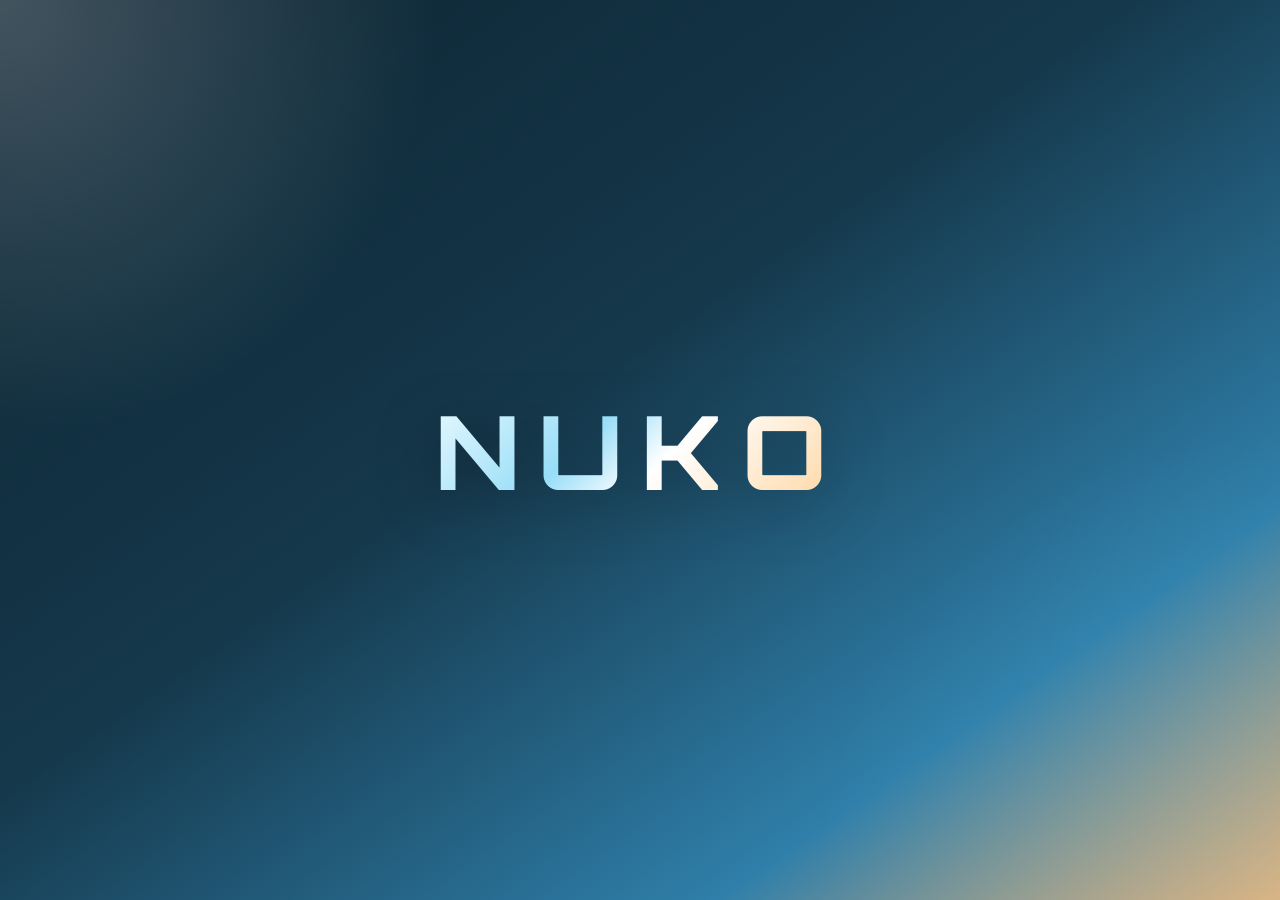
<file: index.htm>
<!doctype html>
<html lang="en">

<head>
    <meta charset="UTF-8" />
    <meta name="viewport" content="width=device-width, initial-scale=1.0" />
    <title>Nuko - Periodic Table</title>

    <link href="https://fonts.googleapis.com/css2?family=Orbitron:wght@600;800&family=Poppins:wght@300;400;600&family=Unbounded:wght@400;600&display=swap" rel="stylesheet" />

    <link rel="stylesheet" href="CSS/style.css" />
    <link rel="stylesheet" href="CSS/navbar.css" />
    <link rel="stylesheet" href="CSS/splash.css" />
    <link rel="stylesheet" href="CSS/element.css" />
    <link rel="stylesheet" href="CSS/legend.css" />
    <link rel="stylesheet" href="CSS/layout.css" />
</head>

<body>
    <div class="splash">
        <h1 class="logo">Nuko</h1>
    </div>

    <div class="container">
        <header class="navbar">
            <div class="nav-left">
                <h1 class="logo">Nuko</h1>
            </div>

            <nav class="nav-right">
                <a href="index.htm">Periodic Table</a>
                <a href="element.htm">Element Details</a>
                <a href="#">About</a>
            </nav>
        </header>

        <main>
            <section class="table-area">
                <div id="table"></div>
            </section>
        </main>
    </div>

    <script src="JS/data.js"></script>
    <script src="JS/script.js"></script>
</body>

</html>
</file>
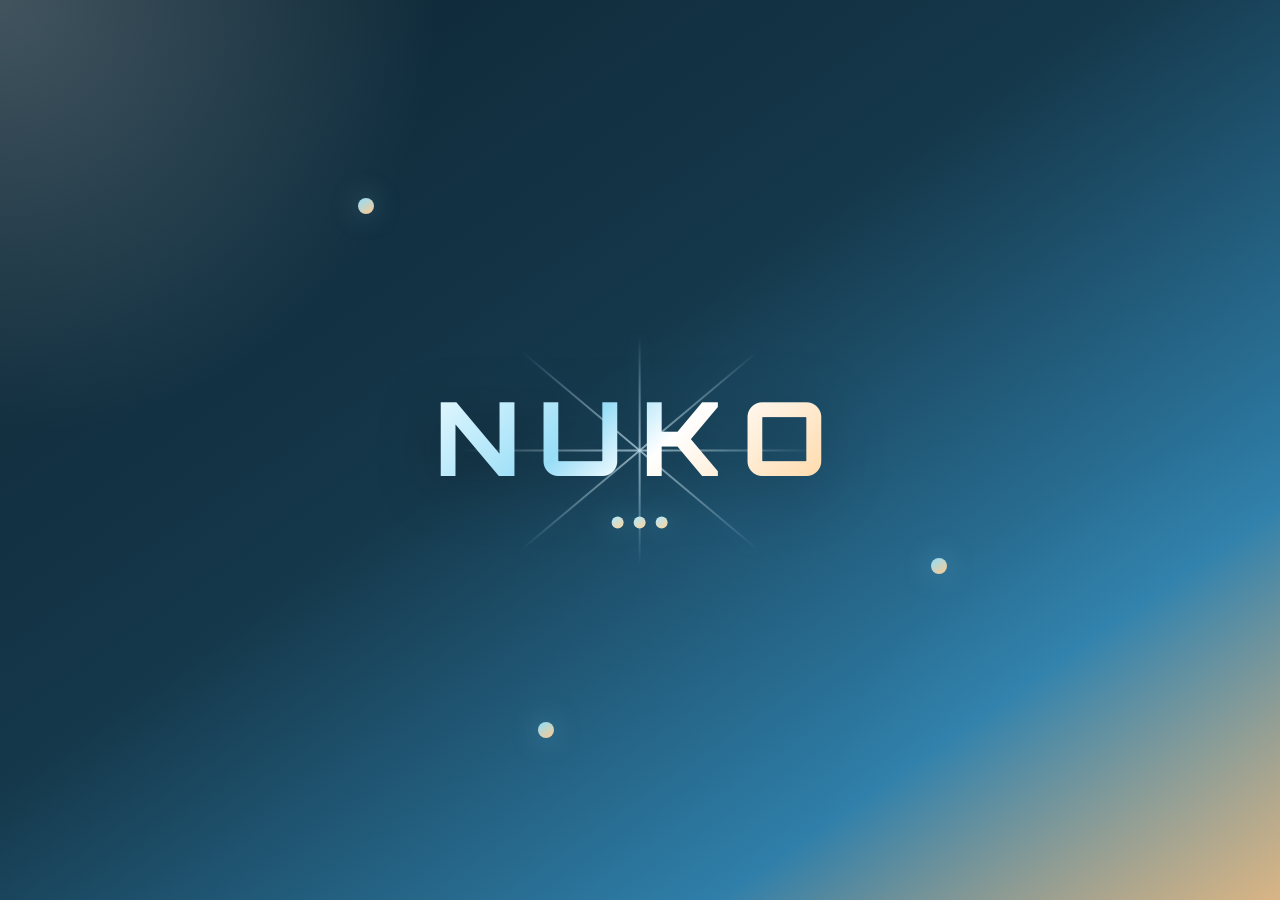
<file: index.html>
<!doctype html>
<html lang="en">

<head>
    <meta charset="UTF-8" />
    <meta name="viewport" content="width=device-width, initial-scale=1.0" />
    <title>Nuko - Periodic Table</title>

    <link href="https://fonts.googleapis.com/css2?family=Orbitron:wght@600;800&family=Poppins:wght@300;400;600&family=Unbounded:wght@400;600&display=swap" rel="stylesheet" />

    <link rel="stylesheet" href="CSS/style.css" />
    <link rel="stylesheet" href="CSS/navbar.css" />
    <link rel="stylesheet" href="CSS/splash.css" />
    <link rel="stylesheet" href="CSS/element.css" />
    <link rel="stylesheet" href="CSS/legend.css" />
    <link rel="stylesheet" href="CSS/layout.css" />
</head>

<body>
    <div class="splash">
        <div class="splash-particle particle-one"></div>
        <div class="splash-particle particle-two"></div>
        <div class="splash-particle particle-three"></div>
        <div class="splash-brand">
            <div class="splash-line line-one"></div>
            <div class="splash-line line-two"></div>
            <div class="splash-line line-three"></div>
            <div class="splash-line line-four"></div>
            <h1 class="logo">Nuko</h1>
            <div class="splash-loader">
                <span></span>
                <span></span>
                <span></span>
            </div>
        </div>
    </div>

    <div class="container">
        <header class="navbar">
            <div class="nav-left">
                <h1 class="logo">Nuko</h1>
            </div>

            <nav class="nav-right">
                <a class="is-current" href="index.htm">Periodic Table</a>
                <a href="element.htm">Element Details</a>
                <a href="about.htm">About</a>
            </nav>
        </header>

        <main>
            <div class="search-container">
                <svg class="search-icon" viewBox="0 0 24 24" fill="none" stroke="currentColor" stroke-width="2" stroke-linecap="round" stroke-linejoin="round"><circle cx="11" cy="11" r="8"></circle><line x1="21" y1="21" x2="16.65" y2="16.65"></line></svg>
                <input type="text" id="search-input" class="search-input" placeholder="Search by name, symbol, or number..." aria-label="Search elements" />
            </div>
            <section class="table-area">
                <div id="table"></div>
            </section>
        </main>
    </div>

    <script src="JS/data.js"></script>
    <script src="JS/script.js"></script>
</body>

</html>
</file>
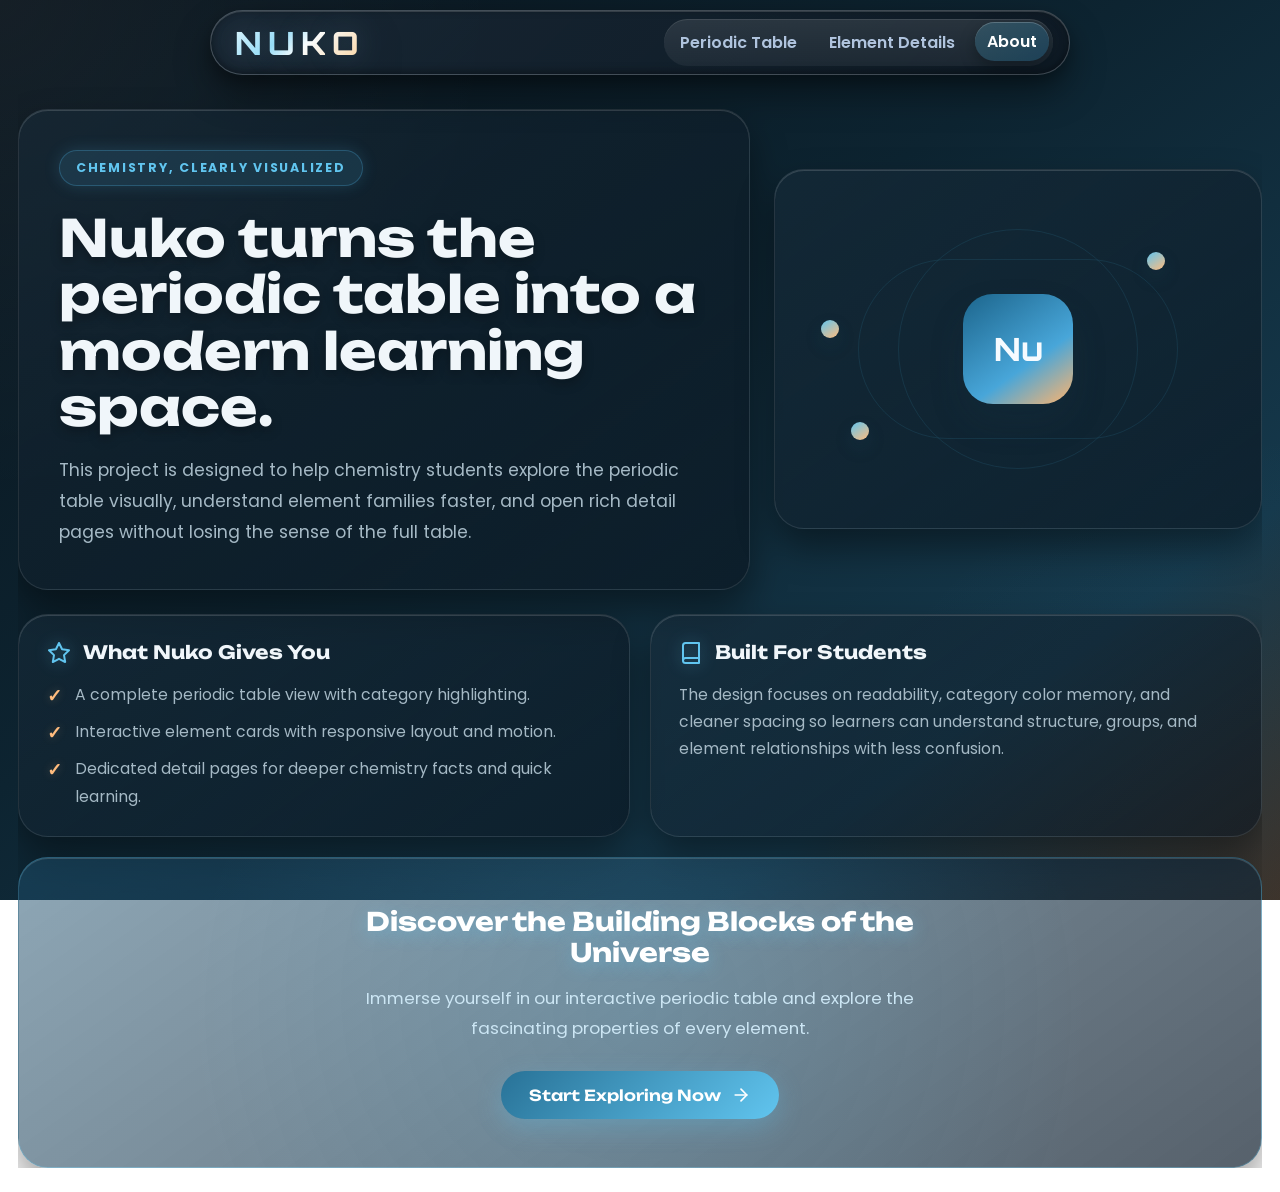
<file: about.htm>
<!doctype html>
<html lang="en">

<head>
    <meta charset="UTF-8" />
    <meta name="viewport" content="width=device-width, initial-scale=1.0" />
    <title>Nuko - About</title>

    <link href="https://fonts.googleapis.com/css2?family=Orbitron:wght@600;800&family=Poppins:wght@300;400;600&family=Unbounded:wght@400;600&display=swap" rel="stylesheet" />

    <link rel="stylesheet" href="CSS/style.css" />
    <link rel="stylesheet" href="CSS/navbar.css" />
    <link rel="stylesheet" href="CSS/about.css" />
</head>

<body>
    <div class="container about-page">
        <header class="navbar">
            <div class="nav-left">
                <h1 class="logo">Nuko</h1>
            </div>

            <nav class="nav-right">
                <a href="index.htm">Periodic Table</a>
                <a href="element.htm">Element Details</a>
                <a class="is-current" href="about.htm">About</a>
            </nav>
        </header>

        <main class="about-main">
            <section class="about-hero">
                <div class="about-hero-copy">
                    <span class="about-tag">Chemistry, clearly visualized</span>
                    <h2>Nuko turns the periodic table into a modern learning space.</h2>
                    <p>
                        This project is designed to help chemistry students explore the periodic table visually,
                        understand element families faster, and open rich detail pages without losing the sense of the full table.
                    </p>
                </div>

                <div class="about-orbit-card">
                    <div class="orbit-core">Nu</div>
                    <div class="orbit-ring orbit-ring-one"></div>
                    <div class="orbit-ring orbit-ring-two"></div>
                    <div class="orbit-dot orbit-dot-one"></div>
                    <div class="orbit-dot orbit-dot-two"></div>
                    <div class="orbit-dot orbit-dot-three"></div>
                </div>
            </section>

            <section class="about-grid">
                <article class="about-card">
                    <div class="card-title">
                        <svg class="card-icon" viewBox="0 0 24 24" fill="none" stroke="currentColor" stroke-width="2" stroke-linecap="round" stroke-linejoin="round"><path d="M12 2l3.09 6.26L22 9.27l-5 4.87 1.18 6.88L12 17.77l-6.18 3.25L7 14.14 2 9.27l6.91-1.01L12 2z"></path></svg>
                        <h3>What Nuko Gives You</h3>
                    </div>
                    <ul class="feature-list">
                        <li>A complete periodic table view with category highlighting.</li>
                        <li>Interactive element cards with responsive layout and motion.</li>
                        <li>Dedicated detail pages for deeper chemistry facts and quick learning.</li>
                    </ul>
                </article>

                <article class="about-card">
                    <div class="card-title">
                        <svg class="card-icon" viewBox="0 0 24 24" fill="none" stroke="currentColor" stroke-width="2" stroke-linecap="round" stroke-linejoin="round"><path d="M4 19.5A2.5 2.5 0 0 1 6.5 17H20"></path><path d="M6.5 2H20v20H6.5A2.5 2.5 0 0 1 4 19.5v-15A2.5 2.5 0 0 1 6.5 2z"></path></svg>
                        <h3>Built For Students</h3>
                    </div>
                    <p>
                        The design focuses on readability, category color memory, and cleaner spacing so learners can
                        understand structure, groups, and element relationships with less confusion.
                    </p>
                </article>

                <article class="about-card cta-card">
                    <div class="cta-content">
                        <h3>Discover the Building Blocks of the Universe</h3>
                        <p>Immerse yourself in our interactive periodic table and explore the fascinating properties of every element.</p>
                        <a href="index.htm" class="cta-button">
                            <span>Start Exploring Now</span>
                            <svg viewBox="0 0 24 24" fill="none" stroke="currentColor" stroke-width="2" stroke-linecap="round" stroke-linejoin="round"><line x1="5" y1="12" x2="19" y2="12"></line><polyline points="12 5 19 12 12 19"></polyline></svg>
                        </a>
                    </div>
                    <div class="cta-glow"></div>
                </article>
            </section>
        </main>
    </div>
</body>

</html>
</file>
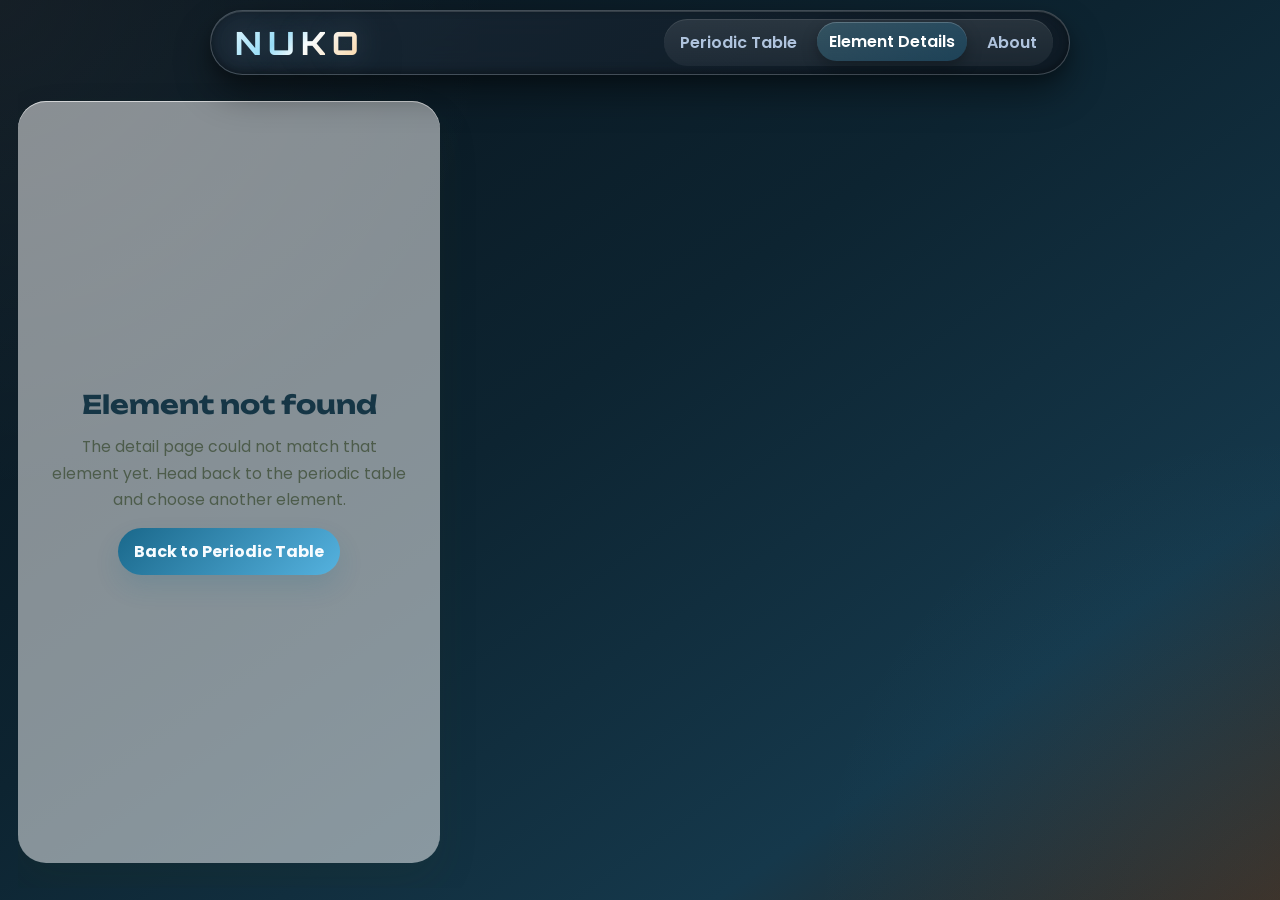
<file: element.htm>
<!doctype html>
<html lang="en">

<head>
    <meta charset="UTF-8" />
    <meta name="viewport" content="width=device-width, initial-scale=1.0" />
    <title>Nuko - Element Details</title>

    <link href="https://fonts.googleapis.com/css2?family=Orbitron:wght@600;800&family=Poppins:wght@300;400;600&family=Unbounded:wght@400;600&display=swap" rel="stylesheet" />

    <link rel="stylesheet" href="CSS/style.css" />
    <link rel="stylesheet" href="CSS/navbar.css" />
    <link rel="stylesheet" href="CSS/detail.css" />
</head>

<body>
    <div class="container detail-page">
        <header class="navbar">
            <div class="nav-left">
                <h1 class="logo">Nuko</h1>
            </div>

            <nav class="nav-right">
                <a href="index.htm">Periodic Table</a>
                <a class="is-current" href="element.htm">Element Details</a>
                <a href="about.htm">About</a>
            </nav>
        </header>

        <main class="detail-main">
            <section class="detail-shell" id="element-detail">
                <div class="detail-loading">Loading element details...</div>
            </section>
        </main>
    </div>

    <script src="JS/data.js"></script>
    <script src="JS/element-detail.js"></script>
</body>

</html>
</file>
<file: CSS/style.css>
* {
    margin: 0;
    padding: 0;
    box-sizing: border-box;
}

:root {
    --page-bg: #e6eacf;
    --panel-bg: rgba(255, 252, 244, 0.74);
    --panel-stroke: rgba(255, 255, 255, 0.38);
    --shadow-soft: 0 18px 40px rgba(56, 64, 33, 0.12);
    --shadow-strong: 0 24px 50px rgba(56, 64, 33, 0.18);
}

body {
    font-family: 'Poppins', sans-serif;
    background:
        radial-gradient(circle at top left, rgba(255, 255, 255, 0.05), transparent 32%),
        radial-gradient(circle at bottom right, rgba(98, 192, 231, 0.08), transparent 30%),
        linear-gradient(145deg, #09131b 0%, #0d2431 44%, #15384b 78%, #3a281c 100%);
    background-attachment: fixed;
    color: #e0e6ed;
    min-height: 100vh;
    overflow-x: hidden;
}

body::-webkit-scrollbar {
    width: 10px;
}

body::-webkit-scrollbar-track {
    background: #09131b;
}

body::-webkit-scrollbar-thumb {
    background: rgba(255, 255, 255, 0.2);
    border-radius: 10px;
    border: 2px solid #09131b;
}

body::-webkit-scrollbar-thumb:hover {
    background: rgba(255, 255, 255, 0.35);
}

.container {
    width: min(1600px, 100%);
    margin: 0 auto;
    min-height: 100vh;
    padding: 10px 18px 8px;
    display: flex;
    flex-direction: column;
    animation: page-rise 1s ease both;
}

header h1 {
    font-family: 'Unbounded', cursive;
    font-size: 2rem;
}

header p {
    color: #777;
    margin-top: 5px;
}

.table-area {
    margin-top: 40px;
    background: transparent;
    padding: 4px 2px 14px;
    border-radius: 0;
    min-height: 0;
    width: 100%;
    overflow-x: auto;
    overflow-y: hidden;
    border: none;
    box-shadow: none;
    backdrop-filter: none;
    scrollbar-width: thin;
    scrollbar-color: rgba(255, 255, 255, 0.15) transparent;
}

.table-area::-webkit-scrollbar {
    height: 8px;
}

.table-area::-webkit-scrollbar-track {
    background: transparent;
}

.table-area::-webkit-scrollbar-thumb {
    background-color: rgba(255, 255, 255, 0.15);
    border-radius: 10px;
}

main {
    flex: 1;
    min-height: 0;
    overflow: hidden;
}

@keyframes page-rise {
    from {
        opacity: 0;
        transform: translateY(18px);
    }

    to {
        opacity: 1;
        transform: translateY(0);
    }
}

@media (max-width: 900px) {
    .container {
        padding: 8px 12px 6px;
        min-height: 100vh;
    }

    main {
        overflow: hidden;
    }
}

@media (max-width: 600px) {
    .container {
        padding: 8px 8px 4px;
    }

    .table-area {
        margin-top: 24px;
        padding: 6px 0 0;
    }
}
</file>
<file: CSS/navbar.css>
.navbar {
    display: flex;
    justify-content: space-between;
    align-items: center;
    gap: 16px;
    padding: 8px 16px;
    background:
        linear-gradient(135deg, rgba(30, 45, 60, 0.65) 0%, rgba(15, 25, 35, 0.85) 100%);
    border-radius: 999px;
    border: 1px solid rgba(255, 255, 255, 0.2);
    box-shadow:
        inset 0 1px 0 rgba(255, 255, 255, 0.15),
        inset 0 -2px 8px rgba(0, 0, 0, 0.4),
        0 18px 36px rgba(0, 0, 0, 0.4),
        0 6px 14px rgba(0, 0, 0, 0.2);
    backdrop-filter: blur(24px);
    animation: nav-float 0.9s ease both;
    z-index: 20;
    width: min(860px, 100%);
    margin: 0 auto;
}

.navbar .logo {
    font-family: 'Orbitron', sans-serif;
    font-size: 2rem;
    font-weight: 800;
    letter-spacing: 0.18em;
    text-transform: uppercase;
    background: linear-gradient(135deg, #ecfbff 0%, #98ddf7 38%, #ffffff 56%, #ffd299 100%);
    -webkit-background-clip: text;
    background-clip: text;
    color: transparent;
    text-shadow: 0 0 28px rgba(152, 221, 247, 0.25);
    filter: drop-shadow(0 12px 24px rgba(0, 0, 0, 0.3));
    position: relative;
    padding-left: 8px;
}

.nav-right {
    display: flex;
    gap: 8px;
    flex-wrap: wrap;
    padding: 4px;
    border-radius: 999px;
    background: linear-gradient(180deg, rgba(255, 255, 255, 0.1), rgba(255, 255, 255, 0.05));
    box-shadow: inset 0 1px 0 rgba(255, 255, 255, 0.1);
}

.nav-right a {
    text-decoration: none;
    color: #b0c4de;
    font-weight: 600;
    padding: 7px 12px;
    border-radius: 999px;
    transition: transform 0.35s ease, box-shadow 0.35s ease, background 0.35s ease, color 0.35s ease;
}

.nav-right a:hover {
    color: #fff;
    background: linear-gradient(135deg, rgba(255, 255, 255, 0.15), rgba(255, 255, 255, 0.05));
    box-shadow:
        inset 0 1px 0 rgba(255, 255, 255, 0.2),
        0 4px 12px rgba(0, 0, 0, 0.2);
    transform: translateY(-2px) scale(1.02);
}

.nav-right a.is-current {
    color: #fff;
    background: linear-gradient(135deg, rgba(101, 201, 234, 0.2), rgba(31, 124, 173, 0.3));
    box-shadow:
        inset 0 1px 0 rgba(255, 255, 255, 0.2),
        0 6px 16px rgba(0, 0, 0, 0.3);
    transform: translateY(-1px);
}

@keyframes nav-float {
    from {
        opacity: 0;
        transform: translateY(-14px) scale(0.98);
    }

    to {
        opacity: 1;
        transform: translateY(0) scale(1);
    }
}

@media (max-width: 700px) {
    .navbar {
        flex-direction: column;
        align-items: flex-start;
        border-radius: 24px;
        width: 100%;
    }

    .navbar .logo {
        font-size: 1.45rem;
        letter-spacing: 0.14em;
    }

    .nav-right {
        gap: 12px;
        border-radius: 18px;
    }
}
</file>
<file: CSS/splash.css>
.splash {
    position: fixed;
    inset: 0;
    background:
        radial-gradient(circle at top left, rgba(255, 255, 255, 0.22), transparent 28%),
        radial-gradient(circle at bottom right, rgba(98, 192, 231, 0.18), transparent 30%),
        linear-gradient(145deg, #0d2431 0%, #15384b 44%, #2f7faa 78%, #f3b26f 100%);
    display: flex;
    justify-content: center;
    align-items: center;
    z-index: 1000;
    overflow: hidden;
    opacity: 1;
    visibility: visible;
    transition: opacity 0.8s ease, visibility 0.8s ease;
}

.splash-brand {
    position: relative;
    z-index: 2;
    display: grid;
    justify-items: center;
    gap: 14px;
    position: absolute;
    left: 50%;
    top: 50%;
    transform: translate(-50%, -50%);
    animation: splash-brand-drift 2s cubic-bezier(0.22, 1, 0.36, 1) both;
}

.splash .logo {
    font-family: 'Orbitron', sans-serif;
    font-size: clamp(3.4rem, 8vw, 6.8rem);
    font-weight: 800;
    letter-spacing: 0.18em;
    text-transform: uppercase;
    background: linear-gradient(135deg, #ecfbff 0%, #98ddf7 38%, #ffffff 56%, #ffd299 100%);
    -webkit-background-clip: text;
    background-clip: text;
    color: transparent;
    filter: drop-shadow(0 12px 30px rgba(0, 0, 0, 0.28));
    animation: splash-logo-pulse 2.6s ease-in-out infinite;
    position: relative;
    z-index: 2;
}

.splash-line {
    position: absolute;
    background: linear-gradient(90deg, transparent, rgba(210, 242, 255, 0.7), transparent);
    border-radius: 999px;
    left: 50%;
    top: 50%;
    transform: translate(-50%, -50%);
    pointer-events: none;
    box-shadow: 0 0 20px rgba(160, 226, 255, 0.16);
}

.line-one {
    width: 360px;
    height: 2px;
    animation: splash-line-wave 3.2s ease-in-out infinite;
}

.line-two {
    width: 310px;
    height: 2px;
    transform: translate(-50%, -50%) rotate(40deg);
    animation: splash-line-wave-diagonal 3.6s ease-in-out infinite;
}

.line-three {
    width: 310px;
    height: 2px;
    transform: translate(-50%, -50%) rotate(-40deg);
    animation: splash-line-wave-diagonal-reverse 3.8s ease-in-out infinite;
}

.line-four {
    width: 230px;
    height: 2px;
    transform: translate(-50%, -50%) rotate(90deg);
    animation: splash-line-wave 4s ease-in-out infinite;
}

.splash-loader {
    display: flex;
    gap: 10px;
    margin-top: 2px;
    position: relative;
    z-index: 2;
}

.splash-loader span {
    width: 12px;
    height: 12px;
    border-radius: 999px;
    background: linear-gradient(145deg, #aee8ff, #ffd59c);
    box-shadow: 0 0 24px rgba(152, 221, 247, 0.3);
    animation: splash-loader-bounce 1.2s ease-in-out infinite;
}

.splash-loader span:nth-child(2) {
    animation-delay: 0.18s;
}

.splash-loader span:nth-child(3) {
    animation-delay: 0.36s;
}

.splash-particle {
    position: absolute;
    width: 16px;
    height: 16px;
    border-radius: 999px;
    background: linear-gradient(145deg, #8fdfff, #ffc98d);
    box-shadow: 0 0 28px rgba(173, 230, 255, 0.34);
    animation: splash-float 3.8s ease-in-out infinite;
}

.particle-one {
    top: 22%;
    left: 28%;
}

.particle-two {
    top: 62%;
    right: 26%;
    animation-delay: 0.6s;
}

.particle-three {
    bottom: 18%;
    left: 42%;
    animation-delay: 1.1s;
}

.splash.hide {
    opacity: 0;
    visibility: hidden;
    pointer-events: none;
}

body.splash-active {
    overflow: hidden;
}

body.splash-active .container {
    opacity: 0;
    transform: scale(0.985) translateY(10px);
}

body.splash-active .navbar .logo {
    opacity: 0;
}

body.splash-complete .container {
    opacity: 1;
    transform: none;
    transition: opacity 0.7s ease, transform 0.7s ease;
}

body.splash-complete .navbar .logo {
    opacity: 1;
    transition: opacity 0.45s ease 0.12s;
}

.splash-transition-logo {
    position: fixed;
    left: 0;
    top: 0;
    margin: 0;
    z-index: 1100;
    pointer-events: none;
    transform-origin: top left;
    font-family: 'Orbitron', sans-serif;
    font-weight: 800;
    letter-spacing: 0.18em;
    text-transform: uppercase;
    background: linear-gradient(135deg, #ecfbff 0%, #98ddf7 38%, #ffffff 56%, #ffd299 100%);
    -webkit-background-clip: text;
    background-clip: text;
    color: transparent;
    filter: drop-shadow(0 12px 30px rgba(0, 0, 0, 0.28));
    transition:
        left 0.85s cubic-bezier(0.22, 1, 0.36, 1),
        top 0.85s cubic-bezier(0.22, 1, 0.36, 1),
        transform 0.85s cubic-bezier(0.22, 1, 0.36, 1),
        opacity 0.65s ease 0.2s;
}

.splash-transition-brand {
    position: fixed;
    left: 0;
    top: 0;
    margin: 0;
    z-index: 1100;
    pointer-events: none;
    transform-origin: center center;
    transition:
        left 0.95s cubic-bezier(0.22, 1, 0.36, 1),
        top 0.95s cubic-bezier(0.22, 1, 0.36, 1),
        transform 0.95s cubic-bezier(0.22, 1, 0.36, 1),
        opacity 0.55s ease;
}

@keyframes splash-brand-drift {
    from {
        opacity: 0;
        transform: translate(calc(-50% + var(--start-x, -120px)), calc(-50% + var(--start-y, 80px))) scale(0.82);
    }

    to {
        opacity: 1;
        transform: translate(-50%, -50%) scale(1);
    }
}

@keyframes splash-logo-pulse {
    0%,
    100% {
        transform: scale(1);
        filter: drop-shadow(0 12px 30px rgba(0, 0, 0, 0.28));
    }

    50% {
        transform: scale(1.03);
        filter: drop-shadow(0 18px 36px rgba(13, 49, 68, 0.34));
    }
}

@keyframes splash-loader-bounce {
    0%,
    80%,
    100% {
        transform: translateY(0);
        opacity: 0.45;
    }

    40% {
        transform: translateY(-8px);
        opacity: 1;
    }
}

@keyframes splash-line-wave {
    from {
        opacity: 0.34;
        transform: translate(-50%, -50%) scaleX(0.84);
    }

    50% {
        opacity: 1;
        transform: translate(-50%, -50%) scaleX(1.06);
    }

    to {
        opacity: 0.34;
        transform: translate(-50%, -50%) scaleX(0.84);
    }
}

@keyframes splash-line-wave-diagonal {
    from {
        opacity: 0.28;
        transform: translate(-50%, -50%) rotate(40deg) scaleX(0.88);
    }

    50% {
        opacity: 0.92;
        transform: translate(-50%, -50%) rotate(40deg) scaleX(1.08);
    }

    to {
        opacity: 0.28;
        transform: translate(-50%, -50%) rotate(40deg) scaleX(0.88);
    }
}

@keyframes splash-line-wave-diagonal-reverse {
    from {
        opacity: 0.26;
        transform: translate(-50%, -50%) rotate(-40deg) scaleX(0.86);
    }

    50% {
        opacity: 0.88;
        transform: translate(-50%, -50%) rotate(-40deg) scaleX(1.06);
    }

    to {
        opacity: 0.26;
        transform: translate(-50%, -50%) rotate(-40deg) scaleX(0.86);
    }
}

@keyframes splash-float {
    0%,
    100% {
        transform: translateY(0) scale(1);
    }

    50% {
        transform: translateY(-16px) scale(1.08);
    }
}

@media (max-width: 600px) {
    .splash .logo {
        font-size: 2.8rem;
    }

    .line-one {
        width: 240px;
    }

    .line-two,
    .line-three {
        width: 210px;
    }

    .line-four {
        width: 160px;
    }
}
</file>
<file: CSS/element.css>
.element {
    position: relative;
    --row-shift: 0px;
    border-radius: 12px;
    padding: 8px;
    color: #111;
    display: flex;
    flex-direction: column;
    justify-content: center;
    align-items: center;
    aspect-ratio: 1 / 1.15;
    border: none;
    box-shadow:
        inset 0 1px 0 rgba(255, 255, 255, 0.45),
        0 10px 18px rgba(0, 0, 0, 0.2),
        0 18px 30px rgba(0, 0, 0, 0.15);
    transition: transform 0.38s cubic-bezier(0.22, 1, 0.36, 1), box-shadow 0.38s cubic-bezier(0.22, 1, 0.36, 1), filter 0.28s ease, opacity 0.28s ease;
    overflow: hidden;
    cursor: pointer;
    transform-style: preserve-3d;
    animation: element-rise 0.8s ease both;
    transform: translateY(var(--row-shift));
}

.element:hover {
    transform: perspective(900px) rotateX(6deg) rotateY(-5deg) translateY(calc(var(--row-shift) - 7px)) scale(1.03);
    box-shadow:
        inset 0 1px 0 rgba(255, 255, 255, 0.62),
        0 16px 24px rgba(0, 0, 0, 0.25),
        0 24px 38px rgba(0, 0, 0, 0.3);
    filter: saturate(1.06) brightness(1.02);
}

#table.is-filtering .element {
    opacity: 0.34;
    filter: grayscale(0.12) saturate(0.82);
}

#table.is-filtering .element.is-match {
    opacity: 1;
    filter: saturate(1.5) brightness(1.15);
    box-shadow:
        inset 0 1px 0 rgba(255, 255, 255, 0.9),
        0 0 0 2px rgba(255, 255, 255, 0.7),
        0 16px 28px rgba(0, 0, 0, 0.4),
        0 22px 34px rgba(0, 0, 0, 0.3);
    z-index: 5;
    transform: perspective(900px) translateY(calc(var(--row-shift) - 4px)) scale(1.04);
}

#table.is-searching .element {
    opacity: 0.15;
    filter: grayscale(0.5);
    pointer-events: none;
}

#table.is-searching .element.is-search-match {
    opacity: 1;
    filter: saturate(1.4) brightness(1.15);
    pointer-events: auto;
    z-index: 6;
    transform: perspective(900px) translateY(calc(var(--row-shift) - 4px)) scale(1.05);
    box-shadow:
        0 0 0 2px rgba(255, 255, 255, 0.95),
        0 0 18px 4px rgba(255, 255, 255, 0.35),
        inset 0 2px 4px rgba(255, 255, 255, 0.9),
        0 16px 28px rgba(0, 0, 0, 0.4);
}

.element::before {
    content: "";
    position: absolute;
    inset: 0;
    background: linear-gradient(135deg, rgba(255, 255, 255, 0.4) 0%, rgba(255, 255, 255, 0) 30%, rgba(255, 255, 255, 0.1) 40%, rgba(255, 255, 255, 0.5) 50%, rgba(255, 255, 255, 0) 60%, rgba(255, 255, 255, 0.15) 100%);
    background-size: 250% 250%;
    background-position: 100% 100%;
    opacity: 0.7;
    pointer-events: none;
    transition: background-position 0.5s ease-out, opacity 0.3s ease;
}

.element:hover::before {
    background-position: 0% 0%;
    opacity: 1;
}

.element::after {
    content: "";
    position: absolute;
    inset: auto 12% 8px;
    height: 12px;
    background: radial-gradient(circle, rgba(28, 35, 20, 0.18), transparent 72%);
    filter: blur(6px);
    opacity: 0;
    transition: opacity 0.42s ease;
    pointer-events: none;
}

.element:hover::after {
    opacity: 1;
}

.element .number {
    position: absolute;
    top: 6px;
    left: 8px;
    font-size: 0.75rem;
    font-weight: 700;
    line-height: 1;
}

.element .mass {
    position: absolute;
    top: 6px;
    right: 8px;
    font-size: 0.7rem;
    opacity: 0.85;
    text-align: right;
    line-height: 1;
    font-weight: 500;
}

.element .symbol {
    font-size: 1.45rem;
    font-weight: 800;
    line-height: 1;
    text-align: center;
    margin-top: 2px;
    position: relative;
    z-index: 1;
    text-shadow: 0 1px 2px rgba(255, 255, 255, 0.4);
}

.element .name {
    font-size: 0.7rem;
    font-weight: 600;
    text-align: center;
    line-height: 1.1;
    margin-top: 0;
    width: 100%;
    position: absolute;
    left: 50%;
    bottom: 8px;
    transform: translateX(-50%);
    padding: 0 6px;
    z-index: 1;
    text-wrap: balance;
}

/* Colors */
.nonmetal {
    background: #b8f2e6;
}

.noble-gas {
    background: #cdb4db;
}

.alkali-metal {
    background: #ffd6a5;
}

.alkaline-earth-metal {
    background: #fdffb6;
}

.transition-metal {
    background: #a0c4ff;
}

.post-transition-metal {
    background: #d7d9de;
}

.metalloid {
    background: #9bf6ff;
}

.halogen {
    background: #ffc6ff;
}

.lanthanide {
    background: #bdb2ff;
}

.actinide {
    background: #ffadad;
}

@keyframes element-rise {
    from {
        opacity: 0;
        transform: translateY(calc(var(--row-shift) + 14px)) scale(0.96);
    }

    to {
        opacity: 1;
        transform: translateY(var(--row-shift)) scale(1);
    }
}

@media (max-width: 900px) {
    .element {
        border-radius: 10px;
        padding: 8px 6px 7px;
    }

    .element .number {
        font-size: 0.58rem;
        top: 6px;
        left: 6px;
    }

    .element .mass {
        font-size: 0.54rem;
        top: 6px;
        right: 6px;
    }

    .element .symbol {
        font-size: 0.86rem;
    }

    .element .name {
        font-size: 0.44rem;
        bottom: 6px;
    }
}

@media (max-width: 600px) {
    .element {
        border-radius: 8px;
        padding: 5px 4px 5px;
    }

    .element .number {
        font-size: 0.38rem;
        top: 4px;
        left: 4px;
    }

    .element .mass {
        font-size: 0.34rem;
        top: 4px;
        right: 4px;
    }

    .element .symbol {
        font-size: 0.6rem;
    }

    .element .name {
        font-size: 0.3rem;
        bottom: 4px;
    }
}
</file>
<file: CSS/legend.css>
.legend-panel {
    grid-column: 6 / span 6;
    grid-row: 1 / span 2;
    align-self: stretch;
    display: grid;
    grid-template-columns: repeat(3, minmax(0, 1fr));
    gap: 4px;
    padding: 6px 9px;
    border-radius: 18px;
    background: linear-gradient(145deg, rgba(25, 45, 60, 0.6), rgba(15, 25, 35, 0.4));
    box-shadow:
        inset 0 1px 0 rgba(255, 255, 255, 0.15),
        0 10px 22px rgba(0, 0, 0, 0.2);
}

.legend-item {
    display: flex;
    align-items: center;
    gap: 6px;
    min-width: 0;
    padding: 5px 7px;
    border-radius: 999px;
    background: rgba(255, 255, 255, 0.08);
    border: 1px solid rgba(255, 255, 255, 0.1);
    cursor: pointer;
    transition: transform 0.25s ease, background-color 0.25s ease, box-shadow 0.25s ease, opacity 0.25s ease;
}

.legend-item:hover,
.legend-item.is-active {
    transform: translateY(-2px);
    background: rgba(255, 255, 255, 0.15);
    box-shadow: 0 10px 18px rgba(0, 0, 0, 0.2);
}

.legend-swatch {
    width: 9px;
    height: 9px;
    border-radius: 999px;
    flex: 0 0 auto;
    border: 2px solid rgba(28, 38, 21, 0.18);
}

.legend-label {
    font-size: 0.58rem;
    font-weight: 600;
    color: #d0e0f0;
    white-space: nowrap;
    overflow: hidden;
    text-overflow: ellipsis;
}

.legend-item[data-filter="alkali-metal"] .legend-swatch {
    background: #ffd6a5;
}

.legend-item[data-filter="alkaline-earth-metal"] .legend-swatch {
    background: #fdffb6;
}

.legend-item[data-filter="transition-metal"] .legend-swatch {
    background: #a0c4ff;
}

.legend-item[data-filter="post-transition-metal"] .legend-swatch {
    background: #d7d9de;
}

.legend-item[data-filter="metalloid"] .legend-swatch {
    background: #9bf6ff;
}

.legend-item[data-filter="nonmetal"] .legend-swatch {
    background: #b8f2e6;
}

.legend-item[data-filter="halogen"] .legend-swatch {
    background: #ffc6ff;
}

.legend-item[data-filter="noble-gas"] .legend-swatch {
    background: #cdb4db;
}

.legend-item[data-filter="lanthanide"] .legend-swatch {
    background: #bdb2ff;
}

.legend-item[data-filter="actinide"] .legend-swatch {
    background: #ffadad;
}

@media (max-width: 900px) {
    .legend-panel {
        grid-column: 6 / span 6;
        gap: 2px;
        padding: 4px 5px;
    }

    .legend-item {
        padding: 3px 4px;
    }

    .legend-label {
        font-size: 0.44rem;
    }
}

@media (max-width: 600px) {
    .legend-panel {
        display: none;
    }
}
</file>
<file: CSS/layout.css>
#table {
    display: grid;
    grid-template-columns: repeat(18, minmax(58px, 1fr));
    grid-auto-rows: 1fr; /* Height will be determined by aspect-ratio */
    gap: 7px;
    width: 100%;
    min-width: 900px; /* Reduced min-width to better fit laptops/tablets */
    padding: 4px 2px;
    align-content: start;
}

.search-container {
    display: flex;
    align-items: center;
    background: rgba(255, 255, 255, 0.08);
    border: 1px solid rgba(255, 255, 255, 0.15);
    border-radius: 999px;
    padding: 8px 16px;
    margin: 16px auto 0;
    width: min(100%, 400px);
    box-shadow: 0 8px 24px rgba(0, 0, 0, 0.2);
    transition: background 0.3s ease, border-color 0.3s ease, box-shadow 0.3s ease;
}

.search-container:focus-within {
    background: rgba(255, 255, 255, 0.12);
    border-color: rgba(255, 255, 255, 0.3);
    box-shadow: 0 12px 32px rgba(0, 0, 0, 0.3);
}

.search-icon {
    width: 18px;
    height: 18px;
    color: rgba(255, 255, 255, 0.6);
    margin-right: 12px;
}

.search-input {
    background: transparent;
    border: none;
    outline: none;
    color: #e0e6ed;
    font-size: 0.95rem;
    width: 100%;
    font-family: inherit;
}

.search-input::placeholder {
    color: rgba(255, 255, 255, 0.4);
}

@media (max-width: 900px) {
    #table {
        gap: 6px;
        min-width: 800px;
    }
}

@media (max-width: 600px) {
    #table {
        gap: 4px;
        min-width: 760px;
        padding: 0 4px;
    }
}
</file>
<file: CSS/about.css>
body {
    overflow-y: auto;
}

.about-page {
    min-height: 100vh;
    padding-bottom: 24px;
}

.about-main {
    padding-top: 34px;
    display: grid;
    gap: 24px;
}

.about-hero {
    display: grid;
    grid-template-columns: minmax(0, 1.2fr) minmax(260px, 0.8fr);
    gap: 24px;
    align-items: center;
}

.about-hero-copy,
.about-card,
.about-orbit-card {
    border-radius: 30px;
    background: linear-gradient(145deg, rgba(25, 45, 60, 0.5), rgba(10, 20, 30, 0.6));
    backdrop-filter: blur(16px);
    -webkit-backdrop-filter: blur(16px);
    border: 1px solid rgba(255, 255, 255, 0.1);
    box-shadow:
        inset 0 1px 0 rgba(255, 255, 255, 0.15),
        0 18px 36px rgba(0, 0, 0, 0.4);
    animation: about-rise 0.8s cubic-bezier(0.2, 0.8, 0.2, 1) both;
    position: relative;
    overflow: hidden;
}

.about-card {
    transition: transform 0.4s ease, box-shadow 0.4s ease, border-color 0.4s ease;
}

.about-card:hover {
    transform: translateY(-6px);
    border-color: rgba(255, 255, 255, 0.25);
    box-shadow:
        inset 0 1px 0 rgba(255, 255, 255, 0.3),
        0 24px 48px rgba(0, 0, 0, 0.5),
        0 0 20px rgba(74, 168, 214, 0.15);
}

.about-hero-copy {
    padding: 40px;
}

.about-tag {
    display: inline-flex;
    padding: 8px 16px;
    border-radius: 999px;
    background: rgba(74, 168, 214, 0.15);
    border: 1px solid rgba(74, 168, 214, 0.3);
    color: #61c5ef;
    font-size: 0.78rem;
    font-weight: 700;
    letter-spacing: 0.14em;
    text-transform: uppercase;
    box-shadow: 0 0 16px rgba(74, 168, 214, 0.2);
}

.about-hero-copy h2 {
    margin-top: 24px;
    font-family: 'Unbounded', cursive;
    font-size: clamp(2rem, 4vw, 3.4rem);
    line-height: 1.1;
    color: #f0f6fa;
    text-shadow: 0 4px 12px rgba(0, 0, 0, 0.3);
}

.about-hero-copy p {
    margin-top: 20px;
    font-size: 1.08rem;
    line-height: 1.8;
    color: #a5b9c5;
    max-width: 66ch;
}

.about-orbit-card {
    position: relative;
    min-height: 360px;
    overflow: hidden;
    display: grid;
    place-items: center;
}

.orbit-core {
    position: relative;
    z-index: 2;
    width: 110px;
    height: 110px;
    border-radius: 30px;
    display: grid;
    place-items: center;
    font-family: 'Orbitron', sans-serif;
    font-size: 2rem;
    font-weight: 800;
    color: #f6fbff;
    background: linear-gradient(145deg, #1c658c, #48a6d9 62%, #ffb46d);
    box-shadow: 0 18px 34px rgba(24, 54, 70, 0.2);
}

.orbit-ring {
    position: absolute;
    border-radius: 999px;
    border: 1.5px solid rgba(45, 120, 151, 0.2);
}

.orbit-ring-one {
    width: 240px;
    height: 240px;
    animation: spin-slow 14s linear infinite;
}

.orbit-ring-two {
    width: 320px;
    height: 180px;
    animation: spin-reverse 11s linear infinite;
}

.orbit-dot {
    position: absolute;
    width: 18px;
    height: 18px;
    border-radius: 999px;
    background: linear-gradient(145deg, #61c5ef, #ffbc7e);
    box-shadow: 0 8px 18px rgba(36, 82, 106, 0.18);
}

.orbit-dot-one {
    top: 82px;
    right: 96px;
}

.orbit-dot-two {
    bottom: 88px;
    left: 76px;
}

.orbit-dot-three {
    top: 150px;
    left: 46px;
}

.about-grid {
    display: grid;
    grid-template-columns: repeat(2, minmax(0, 1fr));
    gap: 20px;
}

.about-card {
    padding: 26px 28px;
    display: flex;
    flex-direction: column;
    gap: 12px;
}

.card-title {
    display: flex;
    align-items: center;
    gap: 12px;
    margin-bottom: 4px;
}

.card-icon {
    width: 24px;
    height: 24px;
    color: #61c5ef;
    flex-shrink: 0;
    filter: drop-shadow(0 0 8px rgba(97, 197, 239, 0.4));
}

.about-card h3 {
    font-family: 'Unbounded', cursive;
    font-size: 1.15rem;
    color: #f0f6fa;
    margin: 0;
}

.about-card p,
.about-card li {
    font-size: 0.98rem;
    line-height: 1.75;
    color: #a5b9c5;
}

.feature-list {
    list-style: none;
    padding: 0;
    margin: 0;
    display: flex;
    flex-direction: column;
    gap: 10px;
}

.feature-list li {
    position: relative;
    padding-left: 28px;
}

.feature-list li::before {
    content: "✓";
    position: absolute;
    left: 0;
    top: 0;
    color: #ffbc7e;
    font-weight: 800;
    font-size: 1.1rem;
    text-shadow: 0 0 10px rgba(255, 188, 126, 0.3);
}

.cta-card {
    grid-column: span 2;
    padding: 48px;
    display: flex;
    align-items: center;
    justify-content: center;
    text-align: center;
    background: linear-gradient(145deg, rgba(30, 80, 110, 0.5), rgba(15, 30, 45, 0.7));
    border: 1px solid rgba(97, 197, 239, 0.3);
}

.cta-glow {
    position: absolute;
    inset: 0;
    background: radial-gradient(circle at center, rgba(97, 197, 239, 0.15), transparent 70%);
    pointer-events: none;
    z-index: 0;
}

.cta-content {
    position: relative;
    z-index: 1;
    display: flex;
    flex-direction: column;
    align-items: center;
    gap: 16px;
    max-width: 600px;
}

.cta-content h3 {
    font-size: 1.6rem;
    color: #ffffff;
    text-shadow: 0 4px 16px rgba(97, 197, 239, 0.4);
}

.cta-content p {
    font-size: 1.05rem;
    color: #cce6f4;
}

.cta-button {
    margin-top: 12px;
    display: inline-flex;
    align-items: center;
    gap: 10px;
    padding: 14px 28px;
    border-radius: 999px;
    background: linear-gradient(135deg, #287297, #61c5ef);
    color: #ffffff;
    font-family: 'Unbounded', cursive;
    font-size: 0.95rem;
    font-weight: 600;
    text-decoration: none;
    box-shadow: 0 8px 24px rgba(97, 197, 239, 0.3);
    transition: transform 0.3s ease, box-shadow 0.3s ease;
}

.cta-button svg {
    width: 20px;
    height: 20px;
    transition: transform 0.3s ease;
}

.cta-button:hover {
    transform: translateY(-2px);
    box-shadow: 0 12px 32px rgba(97, 197, 239, 0.5);
}

.cta-button:hover svg {
    transform: translateX(4px);
}

@keyframes about-rise {
    from {
        opacity: 0;
        transform: translateY(18px);
    }

    to {
        opacity: 1;
        transform: translateY(0);
    }
}

@keyframes spin-slow {
    from {
        transform: rotate(0deg);
    }

    to {
        transform: rotate(360deg);
    }
}

@keyframes spin-reverse {
    from {
        transform: rotate(360deg);
    }

    to {
        transform: rotate(0deg);
    }
}

@media (max-width: 980px) {
    .about-hero,
    .about-grid {
        grid-template-columns: 1fr;
    }

    .cta-card {
        grid-column: span 1;
        padding: 32px 24px;
    }
}

@media (max-width: 700px) {
    .about-main {
        padding-top: 20px;
    }

    .about-hero-copy,
    .about-card {
        padding: 20px;
    }

    .about-orbit-card {
        min-height: 280px;
    }
}
</file>
<file: CSS/detail.css>
body {
    overflow: hidden;
}

.detail-page {
    min-height: 100vh;
    padding-bottom: 12px;
}

.detail-main {
    flex: 1;
    min-height: 0;
    overflow: hidden;
}

.detail-shell {
    margin-top: 26px;
    height: calc(100vh - 138px);
    display: grid;
    grid-template-columns: minmax(300px, 33vw) minmax(0, 1fr);
    gap: 22px;
    animation: detail-rise 0.9s ease both;
}

.detail-loading,
.detail-error {
    display: flex;
    align-items: center;
    justify-content: center;
    width: 100%;
    height: 100%;
    border-radius: 28px;
    background: rgba(255, 255, 255, 0.5);
    box-shadow: inset 0 1px 0 rgba(255, 255, 255, 0.62), 0 18px 40px rgba(43, 58, 28, 0.12);
    font-size: 1rem;
    color: #334230;
    text-align: center;
    padding: 24px;
}

.detail-error-panel {
    display: grid;
    place-items: center;
    text-align: center;
    gap: 14px;
}

.detail-error-panel h2 {
    font-family: 'Unbounded', cursive;
    font-size: 1.6rem;
    color: #163646;
}

.detail-error-panel p {
    font-size: 0.98rem;
    color: #4d5c4b;
    max-width: 40ch;
    line-height: 1.7;
}

.detail-error-panel a {
    display: inline-flex;
    align-items: center;
    justify-content: center;
    padding: 11px 16px;
    border-radius: 999px;
    background: linear-gradient(135deg, #1a688b, #55b2df);
    color: #f8fcff;
    text-decoration: none;
    font-weight: 700;
    box-shadow: 0 12px 24px rgba(26, 104, 139, 0.16);
}

.detail-visuals {
    display: flex;
    flex-direction: column;
    gap: 16px;
    min-height: 0;
}

.visual-card {
    position: relative;
    border-radius: 28px;
    overflow: hidden;
    background: linear-gradient(145deg, rgba(255, 255, 255, 0.88), rgba(225, 237, 248, 0.72));
    box-shadow:
        inset 0 1px 0 rgba(255, 255, 255, 0.72),
        0 18px 38px rgba(43, 58, 28, 0.11);
    animation: card-float 0.8s ease both;
}

.hero-visual {
    min-height: 290px;
    padding: 28px;
    display: flex;
    flex-direction: column;
    justify-content: space-between;
}

.hero-visual::before {
    content: "";
    position: absolute;
    inset: 0;
    background:
        radial-gradient(circle at top right, rgba(255, 255, 255, 0.54), transparent 26%),
        linear-gradient(150deg, rgba(16, 62, 83, 0.95), rgba(74, 168, 214, 0.82) 56%, rgba(255, 185, 109, 0.78));
    opacity: 0.94;
}

.hero-content,
.visual-footer {
    position: relative;
    z-index: 1;
    color: #f7fbff;
}

.hero-topline {
    display: flex;
    justify-content: space-between;
    gap: 12px;
    font-size: 0.82rem;
    text-transform: uppercase;
    letter-spacing: 0.16em;
}

.hero-symbol {
    font-family: 'Orbitron', sans-serif;
    font-size: clamp(4.2rem, 8vw, 7rem);
    font-weight: 800;
    letter-spacing: 0.08em;
    line-height: 1;
    text-shadow: 0 18px 32px rgba(10, 26, 34, 0.24);
}

.hero-name {
    font-family: 'Unbounded', cursive;
    font-size: clamp(1.35rem, 2.4vw, 2rem);
    line-height: 1.08;
}

.hero-metrics {
    display: flex;
    gap: 10px;
    flex-wrap: wrap;
    margin-top: 14px;
}

.hero-chip {
    padding: 8px 12px;
    border-radius: 999px;
    background: rgba(255, 255, 255, 0.18);
    backdrop-filter: blur(10px);
    font-size: 0.78rem;
    font-weight: 600;
}

.photo-card {
    min-height: 180px;
    display: flex;
    flex-direction: column;
}

.atom-card {
    min-height: 180px;
}

.photo-gallery {
    display: flex;
    flex-direction: column;
    width: 100%;
    height: 100%;
    gap: 2px;
}

.gallery-item {
    flex: 1;
    min-height: 180px;
    width: 100%;
}

.gallery-item img {
    width: 100%;
    height: 100%;
    object-fit: cover;
    display: block;
}

.photo-fallback,
.atom-card {
    padding: 20px;
}

.photo-fallback {
    display: grid;
    place-items: center;
    min-height: 180px;
    background: linear-gradient(140deg, rgba(122, 200, 236, 0.3), rgba(255, 205, 140, 0.34));
}

.photo-fallback span {
    font-family: 'Orbitron', sans-serif;
    font-size: 2.8rem;
    color: #1d3b4a;
    opacity: 0.75;
}

.empty-state {
    display: grid;
    place-items: center;
    min-height: 180px;
    background: linear-gradient(140deg, rgba(125, 200, 233, 0.18), rgba(255, 208, 142, 0.22));
    text-align: center;
}

.empty-state-copy {
    padding: 14px;
}

.empty-state-copy strong {
    display: block;
    font-size: 1rem;
    color: #1a3b49;
    margin-bottom: 6px;
}

.empty-state-copy p {
    font-size: 0.88rem;
    color: #4b6153;
    line-height: 1.6;
}

.atom-card {
    display: flex;
    flex-direction: column;
    gap: 12px;
}

.visual-label {
    font-size: 0.75rem;
    text-transform: uppercase;
    letter-spacing: 0.14em;
    color: #55705f;
}

.atom-svg {
    width: 100%;
    height: 180px;
}

.detail-panel {
    min-height: 0;
    overflow: hidden;
    border-radius: 28px;
    background: linear-gradient(145deg, rgba(255, 255, 255, 0.88), rgba(241, 247, 239, 0.76));
    box-shadow:
        inset 0 1px 0 rgba(255, 255, 255, 0.72),
        0 20px 42px rgba(43, 58, 28, 0.12);
    animation: panel-rise 0.9s ease both;
}

.detail-scroll {
    height: 100%;
    overflow-y: auto;
    padding: 28px 28px 34px;
    scroll-behavior: smooth;
}

.detail-header {
    display: flex;
    justify-content: space-between;
    gap: 18px;
    align-items: flex-start;
    margin-bottom: 22px;
}

.detail-title h2 {
    font-family: 'Unbounded', cursive;
    font-size: clamp(1.8rem, 3vw, 2.6rem);
    line-height: 1.05;
    color: #173847;
}

.detail-title p {
    margin-top: 8px;
    font-size: 0.98rem;
    color: #5d6d57;
}

.detail-badge {
    padding: 10px 14px;
    border-radius: 20px;
    background: rgba(18, 70, 95, 0.08);
    color: #183b4e;
    font-weight: 700;
    text-transform: uppercase;
    letter-spacing: 0.08em;
    white-space: nowrap;
}

.facts-grid {
    display: grid;
    grid-template-columns: repeat(4, minmax(0, 1fr));
    gap: 12px;
    margin-bottom: 22px;
}

.fact-card {
    padding: 16px;
    border-radius: 22px;
    background: rgba(255, 255, 255, 0.56);
    box-shadow: inset 0 1px 0 rgba(255, 255, 255, 0.7);
}

.fact-card span {
    display: block;
    font-size: 0.72rem;
    text-transform: uppercase;
    letter-spacing: 0.12em;
    color: #65816f;
    margin-bottom: 8px;
}

.fact-card strong {
    font-size: 1rem;
    color: #24332b;
    line-height: 1.35;
}

.detail-sections {
    display: grid;
    gap: 16px;
}

.detail-block {
    padding: 20px 22px;
    border-radius: 24px;
    background: rgba(255, 255, 255, 0.55);
    box-shadow: inset 0 1px 0 rgba(255, 255, 255, 0.72);
    transition: transform 0.3s ease, box-shadow 0.3s ease;
}

.detail-block:hover {
    transform: translateY(-3px);
    box-shadow:
        inset 0 1px 0 rgba(255, 255, 255, 0.72),
        0 14px 28px rgba(44, 61, 36, 0.08);
}

.detail-block h3 {
    font-family: 'Unbounded', cursive;
    font-size: 1rem;
    color: #173847;
    margin-bottom: 10px;
}

.detail-block p,
.detail-block li {
    font-size: 0.96rem;
    line-height: 1.7;
    color: #32463c;
}

.detail-block ul {
    padding-left: 18px;
}

.detail-block a {
    color: #1f6f98;
}

.property-grid {
    display: grid;
    grid-template-columns: repeat(2, minmax(0, 1fr));
    gap: 10px 16px;
}

.property-item {
    padding: 12px 14px;
    border-radius: 18px;
    background: rgba(239, 246, 250, 0.72);
}

.property-item span {
    display: block;
    font-size: 0.72rem;
    text-transform: uppercase;
    letter-spacing: 0.12em;
    color: #638171;
    margin-bottom: 6px;
}

.property-item strong {
    color: #25362c;
    font-size: 0.96rem;
    line-height: 1.4;
}

@keyframes detail-rise {
    from {
        opacity: 0;
        transform: translateY(20px);
    }

    to {
        opacity: 1;
        transform: translateY(0);
    }
}

@keyframes card-float {
    from {
        opacity: 0;
        transform: translateY(18px) scale(0.98);
    }

    to {
        opacity: 1;
        transform: translateY(0) scale(1);
    }
}

@keyframes panel-rise {
    from {
        opacity: 0;
        transform: translateY(24px);
    }

    to {
        opacity: 1;
        transform: translateY(0);
    }
}

@media (max-width: 1100px) {
    body {
        overflow-y: auto;
    }

    .detail-page {
        min-height: auto;
    }

    .detail-shell {
        height: auto;
        grid-template-columns: 1fr;
    }

    .detail-panel {
        min-height: 70vh;
    }

    .facts-grid {
        grid-template-columns: repeat(2, minmax(0, 1fr));
    }
}

@media (max-width: 700px) {
    .detail-shell {
        margin-top: 18px;
        gap: 16px;
    }

    .hero-visual,
    .detail-scroll {
        padding: 18px;
    }

    .facts-grid,
    .property-grid {
        grid-template-columns: 1fr;
    }

    .detail-header {
        flex-direction: column;
    }
}
</file>
